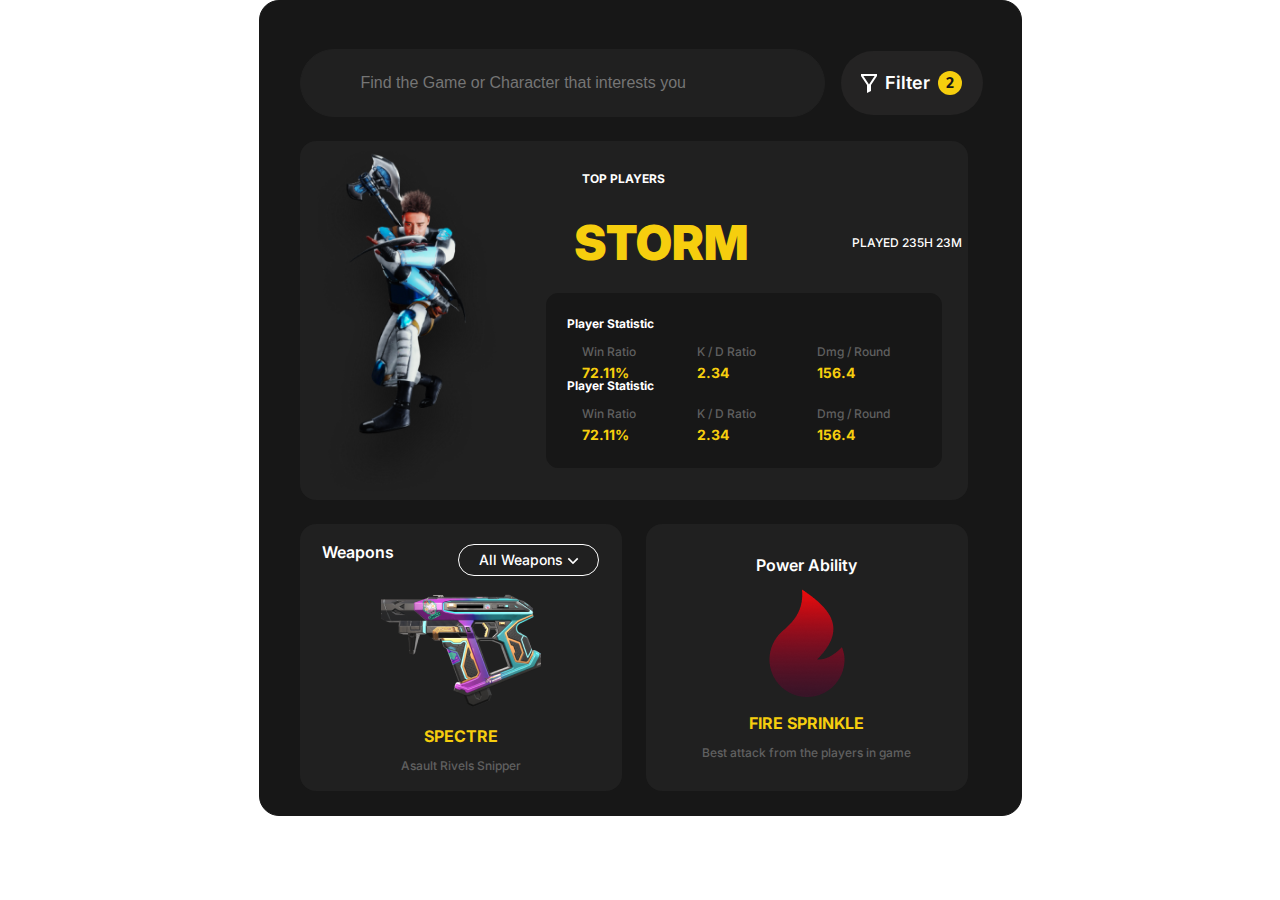
<file: Proje-7.2/index.html>
<!DOCTYPE html>
<html lang="en">
  <head>
    <meta charset="UTF-8" />
    <meta http-equiv="X-UA-Compatible" content="IE=edge" />
    <meta name="viewport" content="width=device-width, initial-scale=1.0" />
    <title>Proje - 7.2</title>

    <link rel="stylesheet" href="assets/style/reset.css" />
    <link rel="stylesheet" href="assets/style/main.css" />

    <!--Google Font-->
    <link rel="preconnect" href="https://fonts.googleapis.com" />
    <link rel="preconnect" href="https://fonts.gstatic.com" crossorigin />
    <link
      href="https://fonts.googleapis.com/css2?family=Inter:wght@400;600&display=swap"
      rel="stylesheet"
    />
    <link rel="preconnect" href="https://fonts.googleapis.com" />
    <link rel="preconnect" href="https://fonts.gstatic.com" crossorigin />
    <link
      href="https://fonts.googleapis.com/css2?family=Fira+Sans:wght@600&display=swap"
      rel="stylesheet"
    />
    <link rel="preconnect" href="https://fonts.googleapis.com" />
    <link rel="preconnect" href="https://fonts.gstatic.com" crossorigin />
    <link
      href="https://fonts.googleapis.com/css2?family=Inter:wght@900&display=swap"
      rel="stylesheet"
    />
  </head>
  <body>
    <div id="page">
      <div class="search">
        <input
          type="text"
          placeholder="Find the Game or Character that interests you"
        />
        <div class="filter">
          <img src="assets/image/filter.svg" alt="filter" />
          <p>Filter</p>
          <span>2</span>
        </div>
      </div>

      <div class="storm">
        <img src="assets/image/storm.png" alt="storm" />

        <div class="players">
          <p class="top">TOP PLAYERS</p>

          <div class="players-text">
            <div class="text1"><p>STORM</p></div>
            <div class="text2"><p>PLAYED 235H 23M</p></div>
          </div>
          <div class="statistic">
            <p class="statistic-text1">Player Statistic</p>

            <div class="ratio">
              <div class="win">
                <p class="ratio-text">Win Ratio</p>
                <p class="digital-text">72.11%</p>

              </div>

              <div class="kd">
                <p class="ratio-text">K / D Ratio</p>
                <p class="digital-text">2.34</p>

              </div>
              <div class="dmg">
                <p class="ratio-text">Dmg / Round</p>
                <p class="digital-text">156.4</p>

              </div>

              
            </div>

            <p class="statistic-text1">Player Statistic</p>

            <div class="ratio">
              <div class="win">
                <p class="ratio-text">Win Ratio</p>
                <p class="digital-text">72.11%</p>

              </div>

              <div class="kd">
                <p class="ratio-text">K / D Ratio</p>
                <p class="digital-text">2.34</p>

              </div>
              <div class="dmg">
                <p class="ratio-text">Dmg / Round</p>
                <p class="digital-text">156.4</p>

              </div>






          


            
            </div>


          
          </div>


          
        </div>

       
      </div>

      <div class="weapons-power">
        <div class="weapons">
          <div class="weapons-all">
            <p>Weapons</p>
            <div class="all">
              <p>
                All Weapons <img src="assets/image/Vector.svg" alt="vector" />
              </p>
            </div>
          </div>

          <div class="weapons-img">
            <img src="assets/image/weapons.png" alt="weapons" />
          </div>

          <p class="spectre">SPECTRE</p>
          <p class="asault">Asault Rivels Snipper</p>
        </div>

        <div class="power">
          <div class="ability">
            <p>Power Ability</p>
          </div>

          <div class="power-img">
            <img src="assets/image/fire.png" alt="fire" />
          </div>

          <p class="fire">FIRE SPRINKLE</p>
          <p class="asault">Best attack from the players in game</p>
        </div>
      </div>
    </div>
  </body>
</html>
</file>
<file: Proje-7.2/assets/style/main.css>
*{
    box-sizing: border-box;
}


body{
   
    
    display: flex;
    flex-direction: column;
    justify-content: center;
    align-items: center;
    
    
}


#page{
    border: 1px solid #171717;
    background-color: #171717;
    
    
  
    width: 763px;
    height: 816px;
    border-radius:20px ;
    padding: 48px 38px 47px 40px;

}

/*Search*/

.search{
    font-family: 'Inter', sans-serif;
    display: flex;
    justify-content: center;
    align-items: center;
    gap: 16px;

}


.search > input{
    border: 1px solid #202020;
    background-color: #202020;
    padding: 24px 95px 24px 60px;
    width: 80%;
    border-radius:50px ;
    font-size: 16px;
    line-height: 16px;


    
    
    

}

.filter{
    width: 150px;
    height: 64px;
    border-radius: 50px;
    background-color: #242323;
    display: flex;
    justify-content: center;
    align-items: center;
    gap: 8px;


}

.filter p{
    font-size: 18px;
    line-height: 18px;
    font-weight: 600;
    color: white;
}

.filter span{
    font-family: 'Fira Sans', sans-serif;
    font-size: 16px;
    font-weight: 600;
    line-height: 16px;
    letter-spacing: 0.005em;
   display: flex;
   justify-content: center;
   align-items: center;
    color: #171717;
    width: 24px;
    height: 24px;
    background-color: #F6CE0E;
    border-radius: 50%;
}


/*Storm*/

.storm{
    width: 668px;
    height: 359px;
    background-color: #202020;
   margin-top: 24px;
    border-radius: 16px;
    display: flex;
    font-family: 'Inter', sans-serif;

}

.players{
    
    display: flex;
    flex-direction: column;
    
}

.players .top{
    font-size: 12px;
    font-weight: 700;
    line-height: 12px;
    text-transform: capitalize;
    color: white;
    margin: 32px 0 0 56px;
   


}

.players-text{
    display: flex;
    justify-content: center;
    align-items: center;
    gap: 56px;
    
}



.players-text p {
    display: flex;
    
    gap: 56px;
    margin: 32px 0 0 48px;
}

.players-text .text1 {
    font-size: 48px;
    font-weight: 900;
    line-height: 52px;
    color: #F6CE0E;
}

.players-text .text2 {
    font-size: 12px;
    font-weight: 500;
    line-height: 12px;
    color: white;
}


.statistic{
    margin: 24px 20px 25px 20px;
    padding: 24px 20px 25px 20px;

    background-color: #171717;
    border-radius: 12px;
    border: 1px solid #171717;

}

.statistic .statistic-text1{
    font-size: 12px;
    font-weight: 700;
    line-height: 12px;
    text-transform: capitalize;
    color: white;
}

.ratio{
    display: flex;
    justify-content: space-around;
    gap: 16px;
    
}

.win,
.kd,
.dmg{
    display: flex;
    flex-direction: column;
    gap: 8px;
    margin: 16px 16px 0 0;
}

.ratio-text{
    font-size: 12px;
    font-weight: 500;
    line-height: 12px;
    color: #606060;

}

.digital-text{
    font-size: 14px;
    font-weight: 700;
    line-height: 14px;
    color: #F6CE0E;
}











/*Weapons&Power*/



.weapons-power{
    display: flex;
    gap: 24px;
}



.weapons{
    width:322px;
    height: 267px;
    margin-top: 24px;
    background-color: #202020;
    display: flex;
    flex-direction: column;
    justify-content: center;
    align-items: center;
    gap: 16px;
    border-radius: 16px;
    font-family: 'Inter', sans-serif;
    
    
}

.weapons-all{
    display: flex;
    gap: 64px;
   
    
}

.weapons-all p{
    font-size: 16px;
    font-weight: 600;
    line-height: 16px;
    color: white;
}


.weapons-all .all{
    display: flex;
    justify-content: center;
    align-items: center;
    gap: 8px;
    padding: 6px 15px;
    width: 141px;
    height: 32px;
    border: 1px solid white;
    border-radius: 50px;
}

.weapons-all .all > p{
    font-size: 14px;
    font-weight: 500;
    line-height: 14px;


}

.weapons .spectre{
    font-size: 16px;
    font-weight: 700;
    line-height: 16px;
    color: #F6CE0E;
}


.weapons .asault{
    font-size: 12px;
    font-weight: 500;
    line-height: 12px;
    color: #606060;
}


.power{
    width:322px;
    height: 267px;
    margin-top: 24px;
    background-color: #202020;
    
    border-radius: 16px;
    display: flex;
    flex-direction: column;
    justify-content: center;
    align-items: center;
    gap: 16px;
    border-radius: 16px;
    font-family: 'Inter', sans-serif;
}


.power .ability > p{
    font-size: 16px;
    font-weight: 600;
    line-height: 16px;
    color: white;


}

.power .fire{
    font-size: 16px;
    font-weight: 700;
    line-height: 16px;
    color: #F6CE0E;
}


.power .asault{  
    font-size: 12px;
    font-weight: 500;
    line-height: 12px;
    color: #606060;
}
</file>
